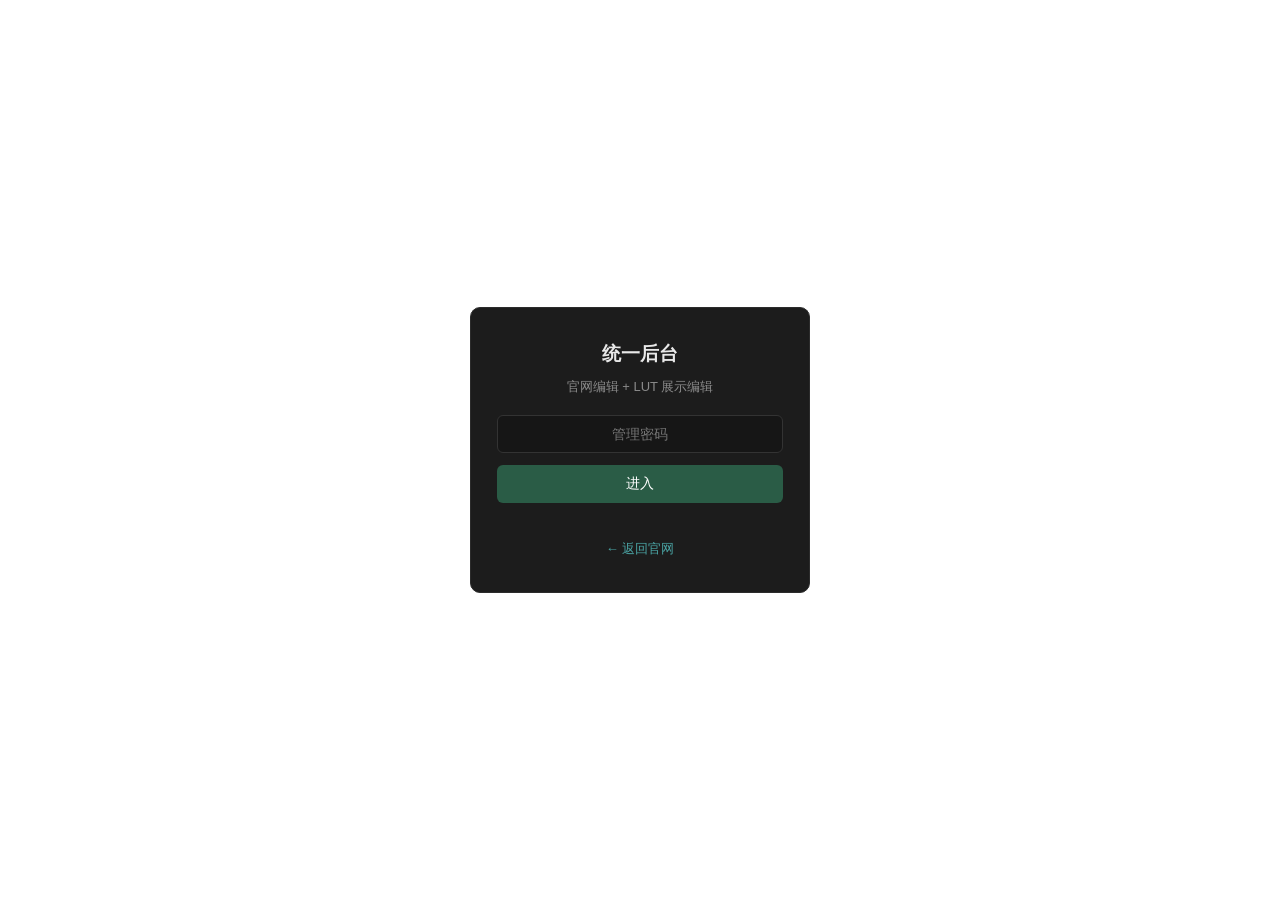
<file: admin.html>
<!DOCTYPE html>
<html lang="zh-CN">
<head>
  <meta charset="UTF-8">
  <meta name="viewport" content="width=device-width, initial-scale=1.0">
  <title>统一后台 · Toneby</title>
  <link rel="stylesheet" href="assets/style.css">
  <link rel="stylesheet" href="assets/admin.css">
</head>
<body>
  <!-- 密码门 -->
  <div id="gate" class="gate">
    <div class="gate-box">
      <h1>统一后台</h1>
      <p class="gate-hint">官网编辑 + LUT 展示编辑</p>
      <input id="gatePass" type="password" autocomplete="current-password" placeholder="管理密码">
      <button id="gateBtn" type="button">进入</button>
      <p id="gateErr" class="gate-err"></p>
      <a class="bar-link" href="index.html">← 返回官网</a>
    </div>
  </div>

  <div id="app" style="display:none">
    <header class="edit-bar">
      <span class="bar-title">统一后台</span>
      <span class="bar-actions">
        <span id="syncStatus" class="sync-status"></span>
        <button id="btnWeb" type="button" class="tab active">官网编辑</button>
        <button id="btnLut" type="button" class="tab">LUT 展示编辑</button>
        <button id="btnSync" type="button" class="primary">保存并同步官网</button>
      </span>
    </header>

    <!-- 官网编辑 -->
    <div id="webPane" class="web-pane" style="display:none">
      <div class="web-editor" id="webEditor"></div>
    </div>

    <!-- LUT 展示编辑（iframe 内嵌现有编辑器） -->
    <div id="lutPane" style="display:none;flex:1;min-height:0">
      <iframe id="lutFrame" src="https://liudeqincanzai-ux.github.io/toneby-lut-showcase/edit.html"
              style="width:100%;height:100%;border:0"></iframe>
    </div>
  </div>

  <div id="toast" class="toast"></div>
  <script src="data.js"></script>
  <script src="assets/admin.js"></script>
</body>
</html>
</file>
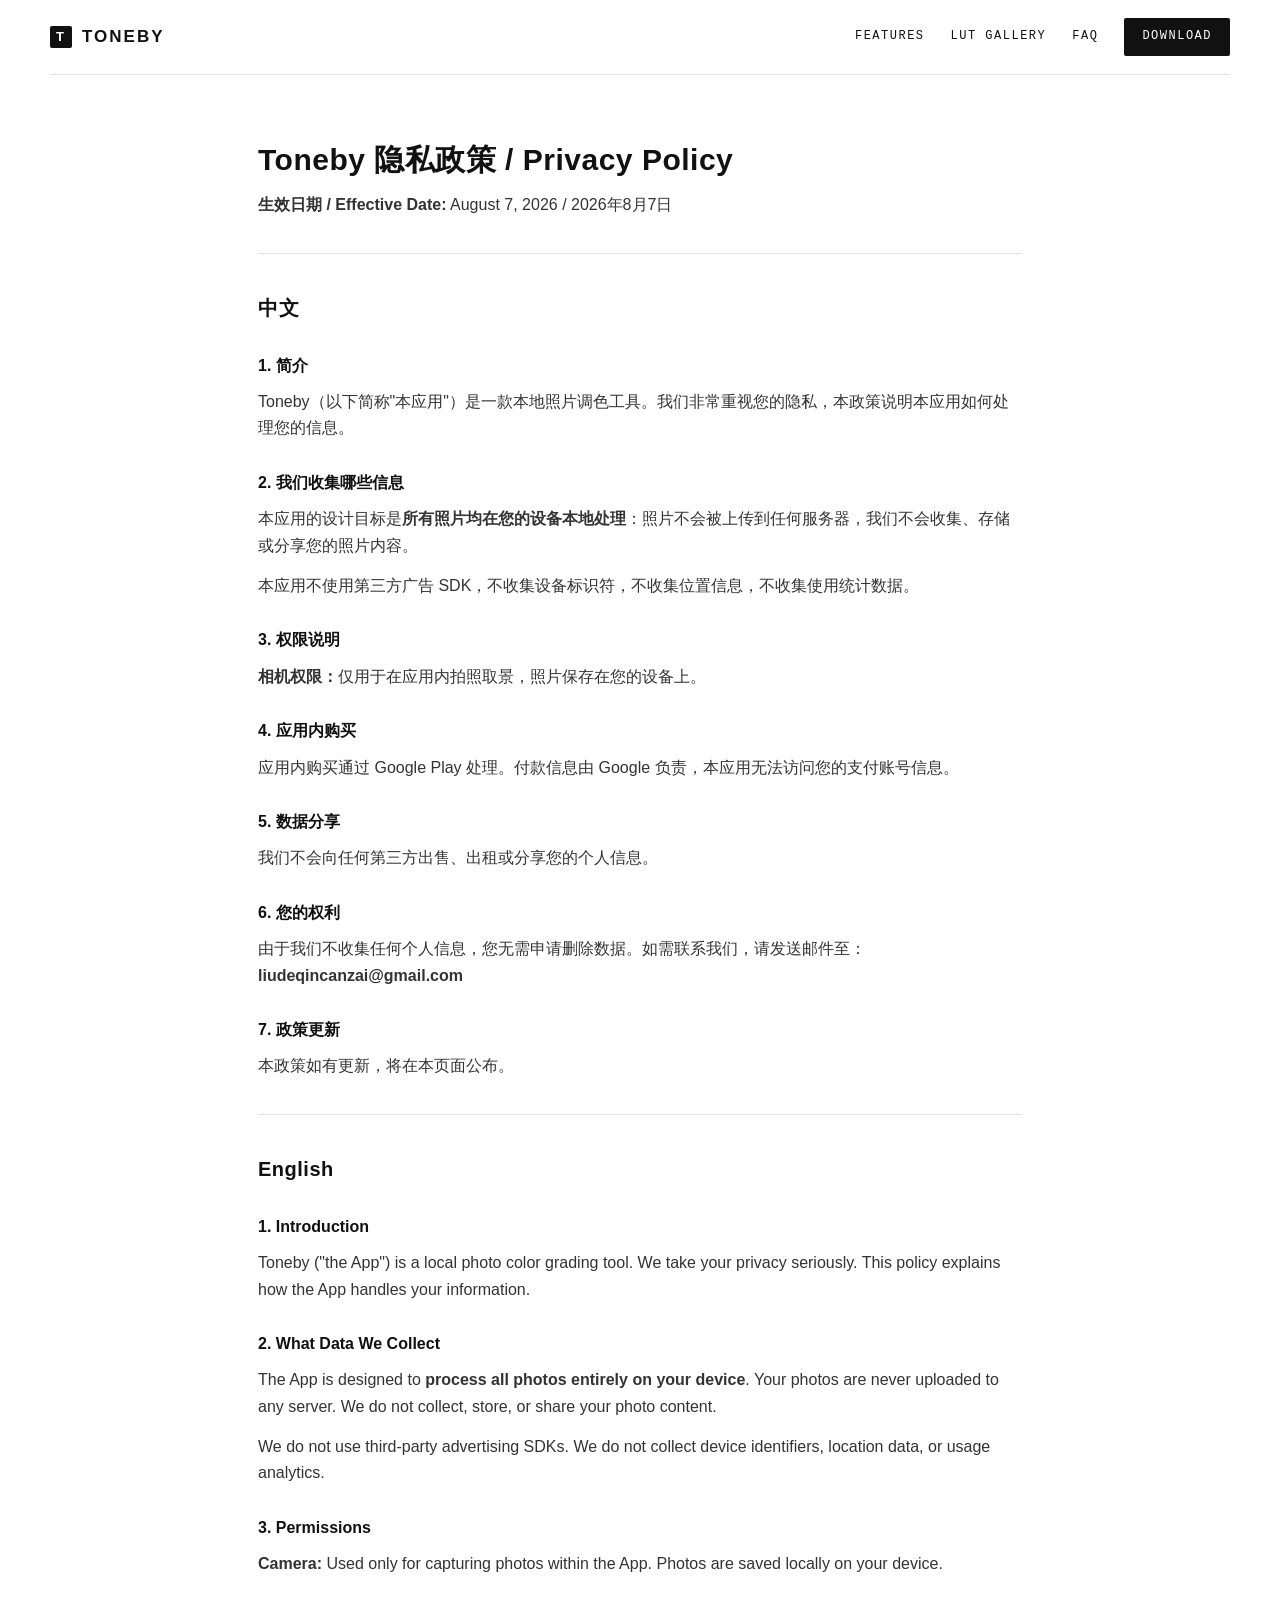
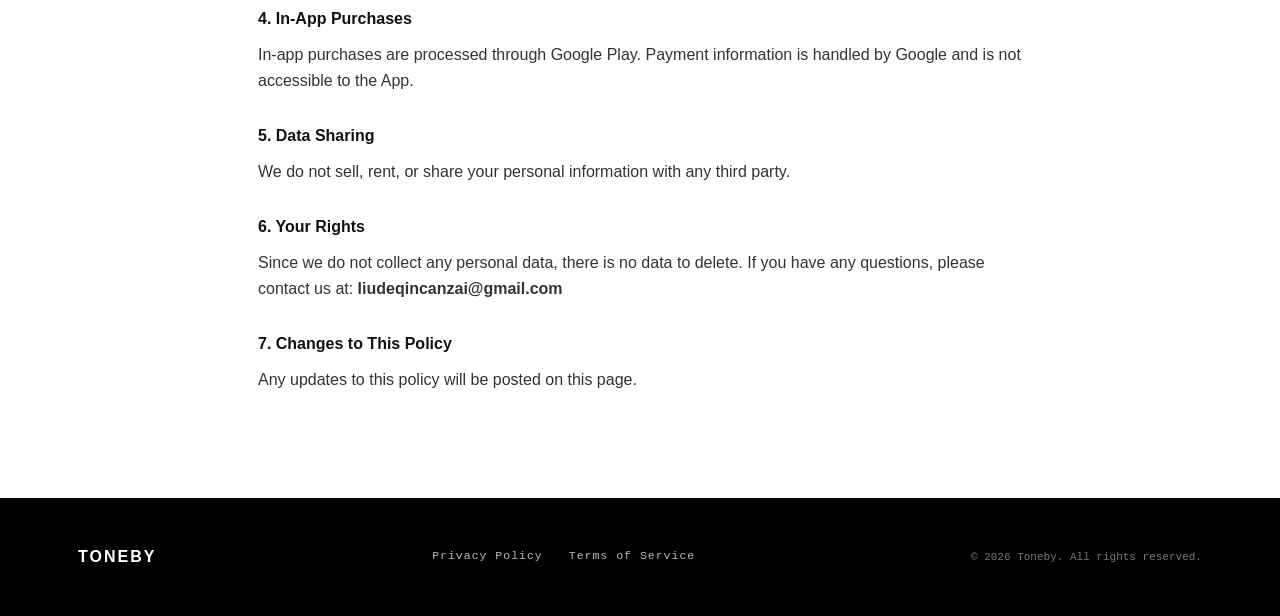
<file: privacy-policy.html>
<!DOCTYPE html>
<html lang="en">
<head>
  <meta charset="UTF-8">
  <meta name="viewport" content="width=device-width, initial-scale=1.0">
  <title>Privacy Policy — Toneby</title>
  <meta name="description" content="Toneby privacy policy — local-only processing, no data collection.">
  <link rel="stylesheet" href="assets/style.css">
</head>
<body>

<header class="wrap nav">
  <a class="brand" href="index.html"><span class="mark">T</span>TONEBY</a>
  <nav class="nav-links mono">
    <a href="index.html#features">FEATURES</a>
    <a href="https://liudeqincanzai-ux.github.io/toneby-lut-showcase/" target="_blank" rel="noopener">LUT GALLERY</a>
    <a href="index.html#faq" class="hide-m">FAQ</a>
    <a href="index.html#download" class="btn-nav">DOWNLOAD</a>
  </nav>
</header>

<article class="article">
<h1>Toneby 隐私政策 / Privacy Policy</h1>
  <p><strong>生效日期 / Effective Date:</strong> August 7, 2026 / 2026年8月7日</p>

  <hr>

  <!-- ========== 中文 ========== -->
  <h2>中文</h2>

  <h3>1. 简介</h3>
  <p>Toneby（以下简称"本应用"）是一款本地照片调色工具。我们非常重视您的隐私，本政策说明本应用如何处理您的信息。</p>

  <h3>2. 我们收集哪些信息</h3>
  <p>本应用的设计目标是<b>所有照片均在您的设备本地处理</b>：照片不会被上传到任何服务器，我们不会收集、存储或分享您的照片内容。</p>
  <p>本应用不使用第三方广告 SDK，不收集设备标识符，不收集位置信息，不收集使用统计数据。</p>

  <h3>3. 权限说明</h3>
  <p><strong>相机权限：</strong>仅用于在应用内拍照取景，照片保存在您的设备上。</p>

  <h3>4. 应用内购买</h3>
  <p>应用内购买通过 Google Play 处理。付款信息由 Google 负责，本应用无法访问您的支付账号信息。</p>

  <h3>5. 数据分享</h3>
  <p>我们不会向任何第三方出售、出租或分享您的个人信息。</p>

  <h3>6. 您的权利</h3>
  <p>由于我们不收集任何个人信息，您无需申请删除数据。如需联系我们，请发送邮件至：<strong>liudeqincanzai@gmail.com</strong></p>

  <h3>7. 政策更新</h3>
  <p>本政策如有更新，将在本页面公布。</p>

  <hr>

  <!-- ========== English ========== -->
  <h2>English</h2>

  <h3>1. Introduction</h3>
  <p>Toneby ("the App") is a local photo color grading tool. We take your privacy seriously. This policy explains how the App handles your information.</p>

  <h3>2. What Data We Collect</h3>
  <p>The App is designed to <strong>process all photos entirely on your device</strong>. Your photos are never uploaded to any server. We do not collect, store, or share your photo content.</p>
  <p>We do not use third-party advertising SDKs. We do not collect device identifiers, location data, or usage analytics.</p>

  <h3>3. Permissions</h3>
  <p><strong>Camera:</strong> Used only for capturing photos within the App. Photos are saved locally on your device.</p>

  <h3>4. In-App Purchases</h3>
  <p>In-app purchases are processed through Google Play. Payment information is handled by Google and is not accessible to the App.</p>

  <h3>5. Data Sharing</h3>
  <p>We do not sell, rent, or share your personal information with any third party.</p>

  <h3>6. Your Rights</h3>
  <p>Since we do not collect any personal data, there is no data to delete. If you have any questions, please contact us at: <strong>liudeqincanzai@gmail.com</strong></p>

  <h3>7. Changes to This Policy</h3>
  <p>Any updates to this policy will be posted on this page.</p>
</article>

<footer>
  <div class="wrap foot">
    <span class="fbrand">TONEBY</span>
    <nav class="foot-links">
      <a href="privacy-policy.html">Privacy Policy</a>
      <a href="terms-of-service.html">Terms of Service</a>
    </nav>
    <span class="copy">© 2026 Toneby. All rights reserved.</span>
  </div>
</footer>

</body>
</html>
</file>
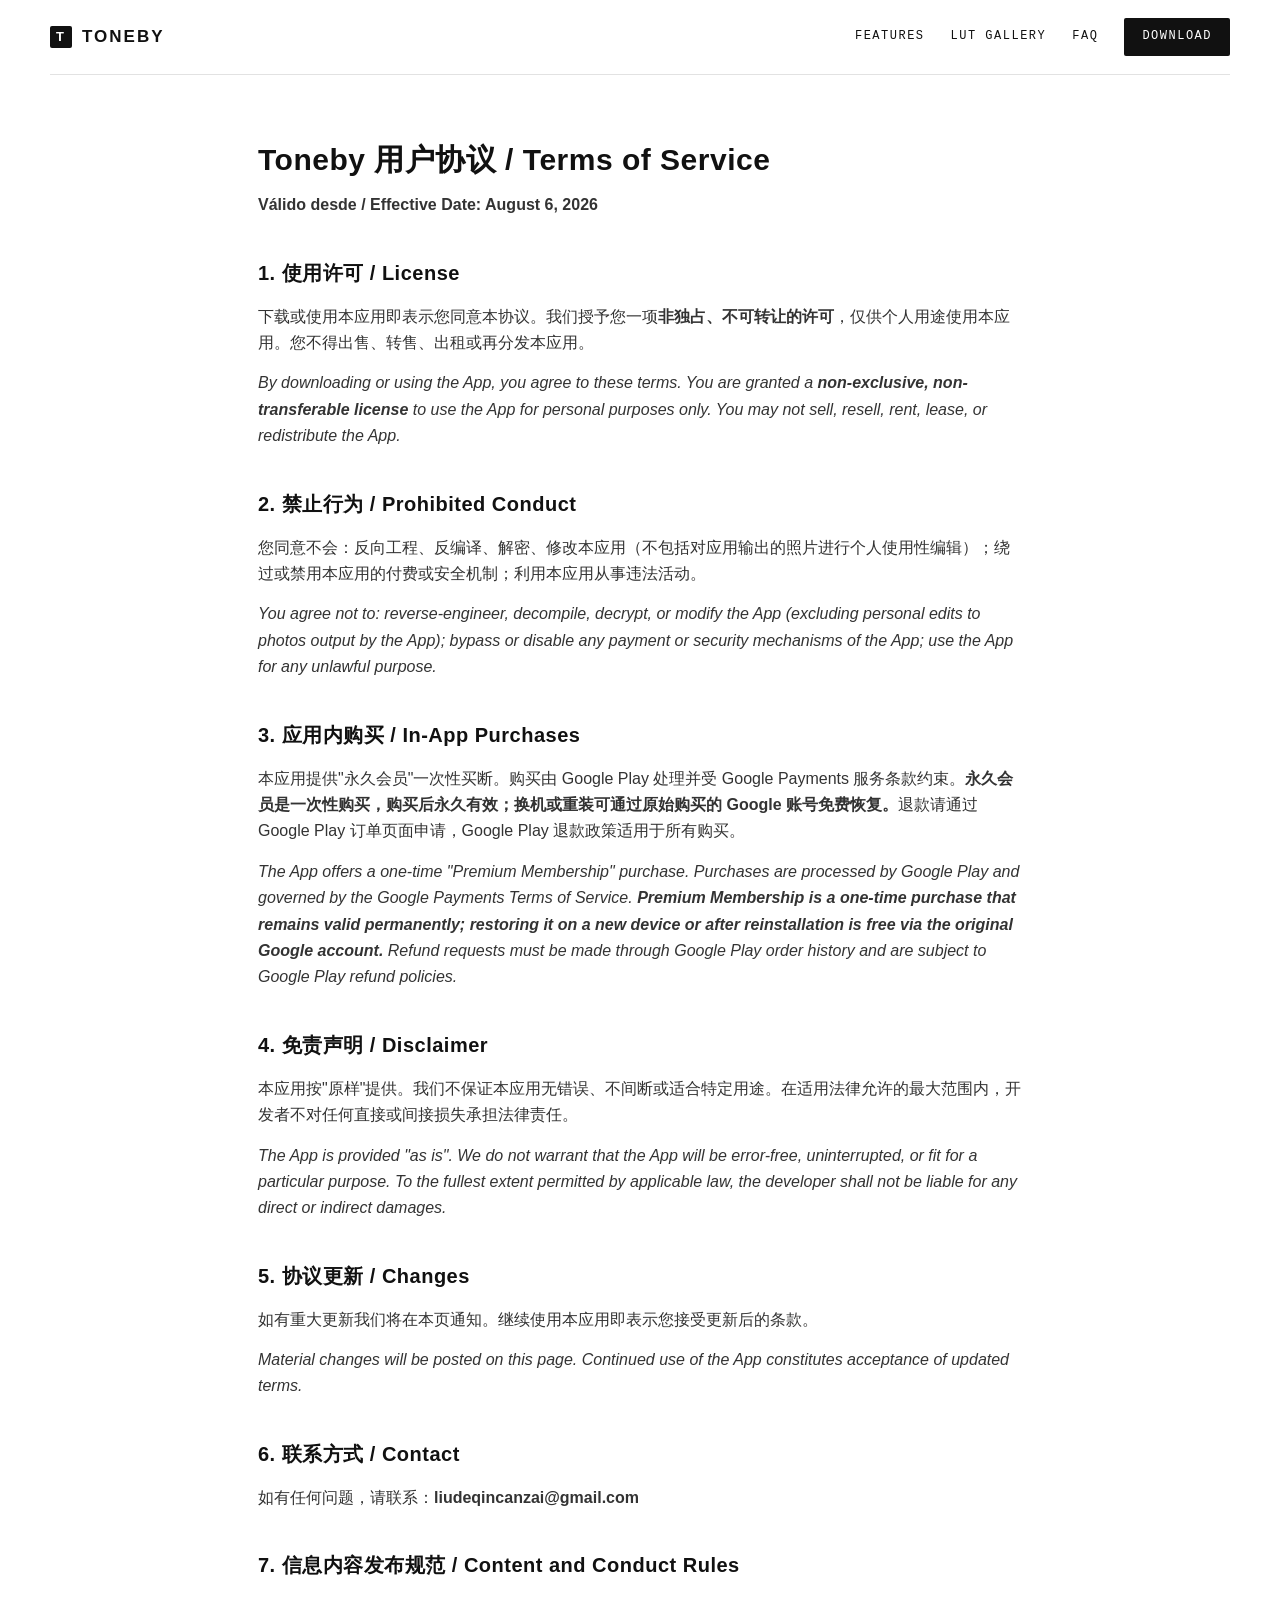
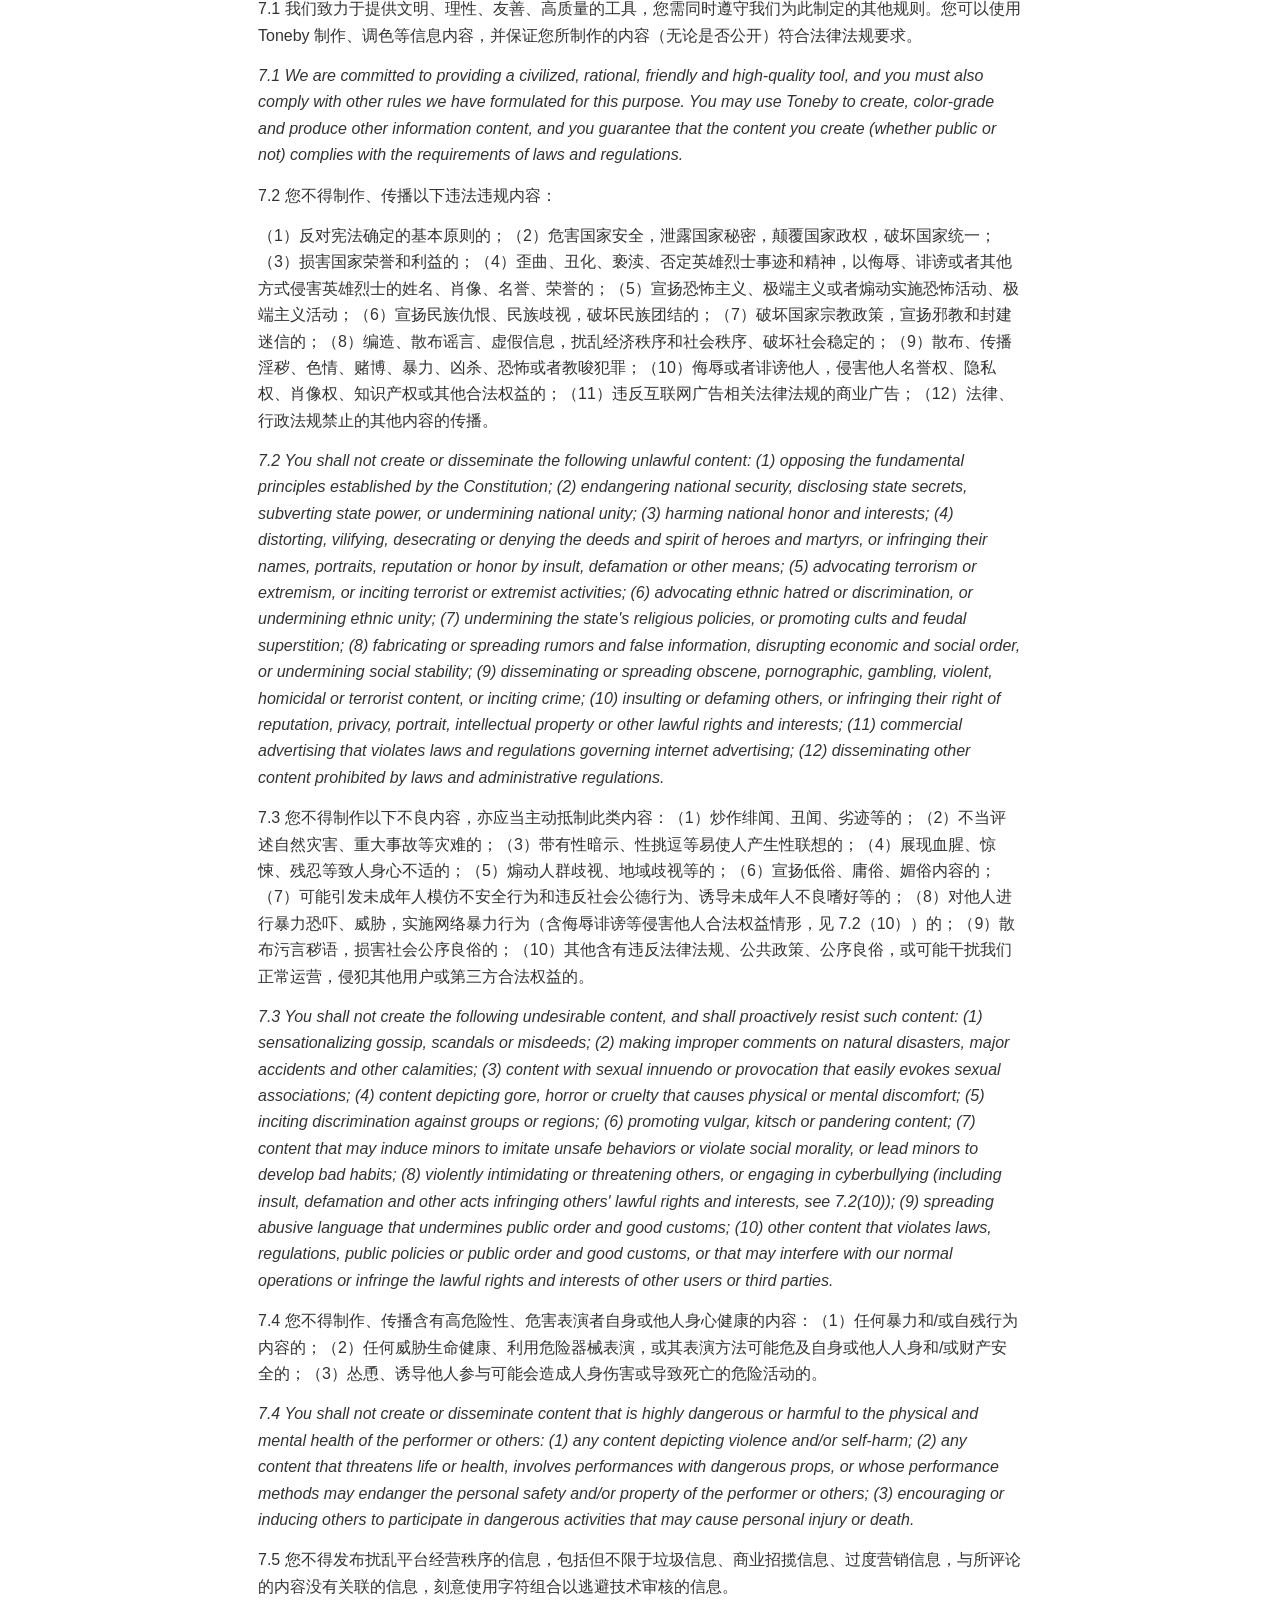
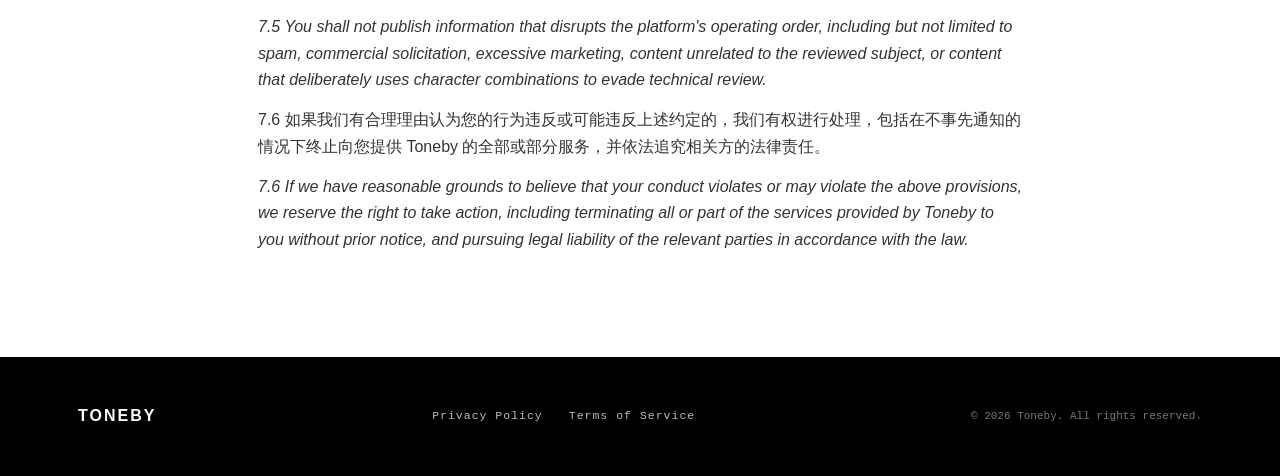
<file: terms-of-service.html>
<!DOCTYPE html>
<html lang="en">
<head>
  <meta charset="UTF-8">
  <meta name="viewport" content="width=device-width, initial-scale=1.0">
  <title>Terms of Service — Toneby</title>
  <meta name="description" content="Toneby terms of service — license, acceptable use and disclaimers.">
  <link rel="stylesheet" href="assets/style.css">
</head>
<body>

<header class="wrap nav">
  <a class="brand" href="index.html"><span class="mark">T</span>TONEBY</a>
  <nav class="nav-links mono">
    <a href="index.html#features">FEATURES</a>
    <a href="https://liudeqincanzai-ux.github.io/toneby-lut-showcase/" target="_blank" rel="noopener">LUT GALLERY</a>
    <a href="index.html#faq" class="hide-m">FAQ</a>
    <a href="index.html#download" class="btn-nav">DOWNLOAD</a>
  </nav>
</header>

<article class="article">
<h1>Toneby 用户协议 / Terms of Service</h1>
<p><strong>Válido desde / Effective Date: August 6, 2026</strong></p>

<h2>1. 使用许可 / License</h2>
<p>下载或使用本应用即表示您同意本协议。我们授予您一项<b>非独占、不可转让的许可</b>，仅供个人用途使用本应用。您不得出售、转售、出租或再分发本应用。</p>
<p><em>By downloading or using the App, you agree to these terms. You are granted a <b>non-exclusive, non-transferable license</b> to use the App for personal purposes only. You may not sell, resell, rent, lease, or redistribute the App.</em></p>

<h2>2. 禁止行为 / Prohibited Conduct</h2>
<p>您同意不会：反向工程、反编译、解密、修改本应用（不包括对应用输出的照片进行个人使用性编辑）；绕过或禁用本应用的付费或安全机制；利用本应用从事违法活动。</p>
<p><em>You agree not to: reverse-engineer, decompile, decrypt, or modify the App (excluding personal edits to photos output by the App); bypass or disable any payment or security mechanisms of the App; use the App for any unlawful purpose.</em></p>

<h2>3. 应用内购买 / In-App Purchases</h2>
<p>本应用提供"永久会员"一次性买断。购买由 Google Play 处理并受 Google Payments 服务条款约束。<b>永久会员是一次性购买，购买后永久有效；换机或重装可通过原始购买的 Google 账号免费恢复。</b>退款请通过 Google Play 订单页面申请，Google Play 退款政策适用于所有购买。</p>
<p><em>The App offers a one-time "Premium Membership" purchase. Purchases are processed by Google Play and governed by the Google Payments Terms of Service. <b>Premium Membership is a one-time purchase that remains valid permanently; restoring it on a new device or after reinstallation is free via the original Google account.</b> Refund requests must be made through Google Play order history and are subject to Google Play refund policies.</em></p>

<h2>4. 免责声明 / Disclaimer</h2>
<p>本应用按"原样"提供。我们不保证本应用无错误、不间断或适合特定用途。在适用法律允许的最大范围内，开发者不对任何直接或间接损失承担法律责任。</p>
<p><em>The App is provided "as is". We do not warrant that the App will be error-free, uninterrupted, or fit for a particular purpose. To the fullest extent permitted by applicable law, the developer shall not be liable for any direct or indirect damages.</em></p>

<h2>5. 协议更新 / Changes</h2>
<p>如有重大更新我们将在本页通知。继续使用本应用即表示您接受更新后的条款。</p>
<p><em>Material changes will be posted on this page. Continued use of the App constitutes acceptance of updated terms.</em></p>

<h2>6. 联系方式 / Contact</h2>
<p>如有任何问题，请联系：<strong>liudeqincanzai@gmail.com</strong></p>

  <h2>7. 信息内容发布规范 / Content and Conduct Rules</h2>
<p>7.1 我们致力于提供文明、理性、友善、高质量的工具，您需同时遵守我们为此制定的其他规则。您可以使用 Toneby 制作、调色等信息内容，并保证您所制作的内容（无论是否公开）符合法律法规要求。</p>
<p><em>7.1 We are committed to providing a civilized, rational, friendly and high-quality tool, and you must also comply with other rules we have formulated for this purpose. You may use Toneby to create, color-grade and produce other information content, and you guarantee that the content you create (whether public or not) complies with the requirements of laws and regulations.</em></p>

<p>7.2 您不得制作、传播以下违法违规内容：</p>
<p>（1）反对宪法确定的基本原则的；（2）危害国家安全，泄露国家秘密，颠覆国家政权，破坏国家统一；（3）损害国家荣誉和利益的；（4）歪曲、丑化、亵渎、否定英雄烈士事迹和精神，以侮辱、诽谤或者其他方式侵害英雄烈士的姓名、肖像、名誉、荣誉的；（5）宣扬恐怖主义、极端主义或者煽动实施恐怖活动、极端主义活动；（6）宣扬民族仇恨、民族歧视，破坏民族团结的；（7）破坏国家宗教政策，宣扬邪教和封建迷信的；（8）编造、散布谣言、虚假信息，扰乱经济秩序和社会秩序、破坏社会稳定的；（9）散布、传播淫秽、色情、赌博、暴力、凶杀、恐怖或者教唆犯罪；（10）侮辱或者诽谤他人，侵害他人名誉权、隐私权、肖像权、知识产权或其他合法权益的；（11）违反互联网广告相关法律法规的商业广告；（12）法律、行政法规禁止的其他内容的传播。</p>
<p><em>7.2 You shall not create or disseminate the following unlawful content: (1) opposing the fundamental principles established by the Constitution; (2) endangering national security, disclosing state secrets, subverting state power, or undermining national unity; (3) harming national honor and interests; (4) distorting, vilifying, desecrating or denying the deeds and spirit of heroes and martyrs, or infringing their names, portraits, reputation or honor by insult, defamation or other means; (5) advocating terrorism or extremism, or inciting terrorist or extremist activities; (6) advocating ethnic hatred or discrimination, or undermining ethnic unity; (7) undermining the state's religious policies, or promoting cults and feudal superstition; (8) fabricating or spreading rumors and false information, disrupting economic and social order, or undermining social stability; (9) disseminating or spreading obscene, pornographic, gambling, violent, homicidal or terrorist content, or inciting crime; (10) insulting or defaming others, or infringing their right of reputation, privacy, portrait, intellectual property or other lawful rights and interests; (11) commercial advertising that violates laws and regulations governing internet advertising; (12) disseminating other content prohibited by laws and administrative regulations.</em></p>

<p>7.3 您不得制作以下不良内容，亦应当主动抵制此类内容：（1）炒作绯闻、丑闻、劣迹等的；（2）不当评述自然灾害、重大事故等灾难的；（3）带有性暗示、性挑逗等易使人产生性联想的；（4）展现血腥、惊悚、残忍等致人身心不适的；（5）煽动人群歧视、地域歧视等的；（6）宣扬低俗、庸俗、媚俗内容的；（7）可能引发未成年人模仿不安全行为和违反社会公德行为、诱导未成年人不良嗜好等的；（8）对他人进行暴力恐吓、威胁，实施网络暴力行为（含侮辱诽谤等侵害他人合法权益情形，见 7.2（10））的；（9）散布污言秽语，损害社会公序良俗的；（10）其他含有违反法律法规、公共政策、公序良俗，或可能干扰我们正常运营，侵犯其他用户或第三方合法权益的。</p>
<p><em>7.3 You shall not create the following undesirable content, and shall proactively resist such content: (1) sensationalizing gossip, scandals or misdeeds; (2) making improper comments on natural disasters, major accidents and other calamities; (3) content with sexual innuendo or provocation that easily evokes sexual associations; (4) content depicting gore, horror or cruelty that causes physical or mental discomfort; (5) inciting discrimination against groups or regions; (6) promoting vulgar, kitsch or pandering content; (7) content that may induce minors to imitate unsafe behaviors or violate social morality, or lead minors to develop bad habits; (8) violently intimidating or threatening others, or engaging in cyberbullying (including insult, defamation and other acts infringing others' lawful rights and interests, see 7.2(10)); (9) spreading abusive language that undermines public order and good customs; (10) other content that violates laws, regulations, public policies or public order and good customs, or that may interfere with our normal operations or infringe the lawful rights and interests of other users or third parties.</em></p>

<p>7.4 您不得制作、传播含有高危险性、危害表演者自身或他人身心健康的内容：（1）任何暴力和/或自残行为内容的；（2）任何威胁生命健康、利用危险器械表演，或其表演方法可能危及自身或他人人身和/或财产安全的；（3）怂恿、诱导他人参与可能会造成人身伤害或导致死亡的危险活动的。</p>
<p><em>7.4 You shall not create or disseminate content that is highly dangerous or harmful to the physical and mental health of the performer or others: (1) any content depicting violence and/or self-harm; (2) any content that threatens life or health, involves performances with dangerous props, or whose performance methods may endanger the personal safety and/or property of the performer or others; (3) encouraging or inducing others to participate in dangerous activities that may cause personal injury or death.</em></p>

<p>7.5 您不得发布扰乱平台经营秩序的信息，包括但不限于垃圾信息、商业招揽信息、过度营销信息，与所评论的内容没有关联的信息，刻意使用字符组合以逃避技术审核的信息。</p>
<p><em>7.5 You shall not publish information that disrupts the platform's operating order, including but not limited to spam, commercial solicitation, excessive marketing, content unrelated to the reviewed subject, or content that deliberately uses character combinations to evade technical review.</em></p>

<p>7.6 如果我们有合理理由认为您的行为违反或可能违反上述约定的，我们有权进行处理，包括在不事先通知的情况下终止向您提供 Toneby 的全部或部分服务，并依法追究相关方的法律责任。</p>
<p><em>7.6 If we have reasonable grounds to believe that your conduct violates or may violate the above provisions, we reserve the right to take action, including terminating all or part of the services provided by Toneby to you without prior notice, and pursuing legal liability of the relevant parties in accordance with the law.</em></p>
</article>

<footer>
  <div class="wrap foot">
    <span class="fbrand">TONEBY</span>
    <nav class="foot-links">
      <a href="privacy-policy.html">Privacy Policy</a>
      <a href="terms-of-service.html">Terms of Service</a>
    </nav>
    <span class="copy">© 2026 Toneby. All rights reserved.</span>
  </div>
</footer>

</body>
</html>
</file>
<file: assets/style.css>
/* Toneby official site — light editorial style (ref: modipix.app) */
:root {
  --bg: #ffffff;
  --ink: #111111;
  --muted: #666666;
  --faint: #9a9a9a;
  --line: #e2e2e2;
  --accent: #f95c48;
  --sans: -apple-system, "Segoe UI", Roboto, "Helvetica Neue", Arial, sans-serif;
  --mono: ui-monospace, "IBM Plex Mono", "Cascadia Mono", Consolas, monospace;
}
* { margin: 0; padding: 0; box-sizing: border-box; }
html { scroll-behavior: smooth; }
body {
  background: var(--bg);
  color: var(--ink);
  font-family: var(--sans);
  font-size: 16px;
  line-height: 1.65;
  -webkit-font-smoothing: antialiased;
}
a { color: inherit; text-decoration: none; }
.wrap { max-width: 1180px; margin: 0 auto; padding: 0 28px; }
.mono { font-family: var(--mono); }

/* ---------- nav ---------- */
.nav {
  display: flex; align-items: center; justify-content: space-between;
  padding: 18px 0;
  border-bottom: 1px solid var(--line);
}
.brand { display: flex; align-items: center; gap: 10px; font-weight: 700; letter-spacing: 2px; font-size: 17px; }
.brand .mark {
  width: 22px; height: 22px; background: var(--ink); color: #fff;
  display: inline-flex; align-items: center; justify-content: center;
  font-size: 13px; font-weight: 700; border-radius: 2px;
}
.nav-links { display: flex; align-items: center; gap: 26px; font-family: var(--mono); font-size: 12px; letter-spacing: 1.5px; }
.nav-links a { color: var(--ink); transition: opacity .15s; }
.nav-links a:hover { opacity: .55; }
.nav-links .btn-nav {
  background: var(--ink); color: #fff; padding: 9px 18px; border-radius: 2px;
}
.nav-links .btn-nav:hover { opacity: .8; }

/* ---------- hero ---------- */
.hero { padding: 34px 0 70px; }
.hero-grid { display: grid; grid-template-columns: 1.05fr 1fr 0.85fr; gap: 40px; align-items: center; }
.hero-left .rule { border: 0; border-top: 1px solid var(--ink); margin: 0 0 26px; }
.hero-left p { font-size: 16.5px; color: #333; margin-bottom: 30px; }
.store-btns { display: flex; gap: 14px; flex-wrap: wrap; }
.store-btn {
  display: inline-flex; align-items: center; gap: 10px;
  background: var(--ink); color: #fff; padding: 15px 22px;
  border-radius: 2px; font-family: var(--mono); font-size: 12px;
  letter-spacing: 1.5px; line-height: 1.35; transition: opacity .15s;
}
.store-btn:hover { opacity: .82; }
.store-btn small { display: block; font-size: 9px; opacity: .75; letter-spacing: 2px; }

.hero-center { position: relative; text-align: center; }
.shot-frame { display: inline-block; position: relative; }
.shot-frame img {
  height: 460px; width: auto; display: block;
  border: 1px solid var(--line); border-radius: 10px;
  box-shadow: 0 18px 44px rgba(0,0,0,.14);
}
.shot-arrow {
  position: absolute; top: 50%; transform: translateY(-50%);
  background: none; border: none; cursor: pointer;
  font-size: 30px; color: var(--ink); padding: 10px 6px; line-height: 1;
  opacity: .75; transition: opacity .15s;
}
.shot-arrow:hover { opacity: 1; }
.shot-arrow.prev { left: -52px; }
.shot-arrow.next { right: -52px; }
.shot-caption { font-family: var(--mono); font-size: 10.5px; color: var(--faint); letter-spacing: 1.5px; margin-top: 14px; }

.hero-right { text-align: right; display: flex; flex-direction: column; gap: 26px; }
.hero-right .grp {
  font-family: var(--mono); font-size: 15px; letter-spacing: 1px;
  color: var(--faint); cursor: pointer; background: none; border: none;
  text-align: right; padding: 0; transition: color .15s;
}
.hero-right .grp:hover { color: var(--ink); }
.hero-right .grp.active { color: var(--ink); font-weight: 600; }
.hero-right .grp .no { color: var(--faint); margin-right: 8px; font-size: 12px; }
.hero-right .grp.active .no { color: var(--ink); }

/* ---------- numbers section ---------- */
.numbers { border-top: 1px solid var(--ink); display: grid; grid-template-columns: 1fr 1fr 1fr; }
.numbers .cell { padding: 40px 34px 60px; border-right: 1px solid var(--line); }
.numbers .cell:last-child { border-right: none; }
.numbers .big {
  font-size: 110px; font-weight: 800; letter-spacing: -6px;
  line-height: 1; margin-bottom: 18px; font-family: var(--mono);
}
.numbers h3 { font-size: 19px; letter-spacing: 1.5px; margin-bottom: 12px; text-transform: uppercase; }
.numbers p { font-size: 14.5px; color: var(--muted); }

/* ---------- modules ---------- */
.features-intro { text-align: center; padding: 90px 0 70px; }
.features-intro .tag { font-family: var(--mono); font-size: 11px; letter-spacing: 2px; color: var(--faint); margin-bottom: 14px; }
.features-intro h2 { font-size: 30px; letter-spacing: .5px; margin-bottom: 16px; }
.features-intro p { max-width: 620px; margin: 0 auto; color: var(--muted); font-size: 15.5px; }

.modules { padding-bottom: 30px; }
.module {
  display: grid; grid-template-columns: 1fr 1fr; gap: 60px; align-items: center;
  padding: 56px 0; border-top: 1px solid var(--line);
}
.module:nth-child(even) .mod-shot { order: 2; }
.mod-shot img {
  width: 100%; max-width: 330px; display: block; margin: 0 auto;
  border: 1px solid var(--line); border-radius: 10px;
  box-shadow: 0 16px 40px rgba(0,0,0,.12);
}
.mod-txt .fig { font-family: var(--mono); font-size: 11px; letter-spacing: 2px; color: var(--faint); margin-bottom: 12px; }
.mod-txt .mod { font-family: var(--mono); font-size: 11px; letter-spacing: 2px; color: var(--faint); margin-bottom: 8px; }
.mod-txt h3 { font-size: 24px; letter-spacing: 1px; text-transform: uppercase; margin-bottom: 14px; }
.mod-txt p { color: var(--muted); font-size: 15px; }

/* ---------- lut gallery strip ---------- */
.gallery-strip { border-top: 1px solid var(--ink); padding: 80px 0; text-align: center; }
.gallery-strip h2 { font-size: 28px; margin-bottom: 14px; }
.gallery-strip p { color: var(--muted); max-width: 560px; margin: 0 auto 30px; }
.gallery-strip .cards { display: flex; justify-content: center; gap: 18px; margin-bottom: 34px; flex-wrap: wrap; }
.gallery-strip .card {
  border: 1px solid var(--line); border-radius: 6px; padding: 18px 26px;
  font-family: var(--mono); font-size: 13px; letter-spacing: 1px; color: var(--ink);
}
.gallery-strip .card small { display: block; color: var(--faint); font-size: 10px; margin-top: 4px; }
.link-btn {
  display: inline-block; border: 1.5px solid var(--ink); padding: 13px 26px;
  font-family: var(--mono); font-size: 12px; letter-spacing: 2px;
  transition: all .15s;
}
.link-btn:hover { background: var(--ink); color: #fff; }

/* ---------- faq ---------- */
.faq { border-top: 1px solid var(--ink); padding: 80px 0; }
.faq h2 { font-size: 26px; margin-bottom: 34px; }
.faq details { border-bottom: 1px solid var(--line); }
.faq summary {
  cursor: pointer; list-style: none; padding: 20px 0;
  font-size: 16.5px; font-weight: 600; display: flex; justify-content: space-between; align-items: center;
}
.faq summary::-webkit-details-marker { display: none; }
.faq summary::after { content: "+"; font-family: var(--mono); color: var(--faint); font-size: 20px; }
.faq details[open] summary::after { content: "−"; }
.faq .a { padding: 0 0 22px; color: var(--muted); max-width: 760px; }

/* ---------- cta ---------- */
.cta { border-top: 1px solid var(--ink); padding: 100px 0; text-align: center; }
.cta h2 { font-size: 34px; letter-spacing: 1px; margin-bottom: 34px; }
.cta .store-btns { justify-content: center; }

/* ---------- footer ---------- */
footer { background: #000; color: #fff; padding: 46px 0; }
.foot { display: flex; justify-content: space-between; align-items: center; flex-wrap: wrap; gap: 16px; }
.foot .fbrand { font-weight: 700; letter-spacing: 2px; }
.foot-links { display: flex; gap: 26px; font-family: var(--mono); font-size: 11.5px; letter-spacing: 1px; }
.foot-links a { color: #bbb; }
.foot-links a:hover { color: #fff; }
.foot .copy { color: #777; font-family: var(--mono); font-size: 11px; }

/* ---------- article pages (privacy / terms) ---------- */
.article { max-width: 820px; margin: 0 auto; padding: 60px 28px 90px; }
.article h1 { font-size: 30px; margin-bottom: 8px; letter-spacing: .5px; }
.article .eff { font-family: var(--mono); font-size: 12px; color: var(--muted); margin-bottom: 30px; }
.article h2 { font-size: 20px; margin: 38px 0 14px; letter-spacing: .5px; }
.article h3 { font-size: 16px; margin: 28px 0 10px; }
.article p { color: #333; margin-bottom: 14px; }
.article hr { border: 0; border-top: 1px solid var(--line); margin: 34px 0; }

/* ---------- responsive ---------- */
@media (max-width: 960px) {
  .hero-grid { grid-template-columns: 1fr; gap: 30px; }
  .hero-right { text-align: left; }
  .hero-right .grp { text-align: left; }
  .numbers { grid-template-columns: 1fr; }
  .numbers .cell { border-right: none; border-bottom: 1px solid var(--line); }
  .module { grid-template-columns: 1fr; gap: 28px; padding: 44px 0; }
  .module:nth-child(even) .mod-shot { order: 0; }
  .nav-links a.hide-m { display: none; }
  .shot-frame img { height: 380px; }
}

/* ---------- hero 文案与景深轮播 ---------- */
#heroMeta {
  color: var(--faint); font-family: var(--mono); font-size: 10.5px;
  letter-spacing: 1.5px; margin-bottom: 8px;
}
#heroTitle {
  color: var(--ink); font-size: 26px; font-weight: 700;
  letter-spacing: 1px; line-height: 1.25; margin-bottom: 10px;
}
.shot-stack { position: relative; display: inline-block; }
.shot-stack .back {
  position: absolute; top: -16px; left: -22px;
  height: 430px; width: auto;
  border: 1px solid var(--line); border-radius: 10px;
  filter: grayscale(1); opacity: .35; z-index: 0;
}
.shot-frame { position: relative; z-index: 1; display: inline-block; }
</file>
<file: assets/admin.css>
/* 统一后台样式 */
body { overflow: hidden; }

.gate { min-height: 100vh; display: flex; align-items: center; justify-content: center; padding: 20px; }
.gate-box {
  width: min(340px, 92vw); background: #1c1c1c; border: 1px solid #2c2c2c;
  border-radius: 10px; padding: 30px 26px; text-align: center;
}
.gate-box h1 { font-size: 19px; color: #e8e8e8; margin-bottom: 6px; }
.gate-hint { font-size: 13px; color: #8a8a8a; margin-bottom: 18px; }
.gate-box input {
  width: 100%; background: #161616; color: #e8e8e8; border: 1px solid #333;
  border-radius: 6px; padding: 10px 12px; font-size: 14px; outline: none;
  text-align: center; margin-bottom: 12px;
}
.gate-box input:focus { border-color: #4aa3a3; }
.gate-box button {
  width: 100%; background: #2a5c46; color: #fff; border: none; border-radius: 6px;
  padding: 10px; font-size: 14px; cursor: pointer;
}
.gate-err { color: #d16a5a; font-size: 13px; min-height: 18px; margin: 8px 0 6px; }

.edit-bar {
  display: flex; align-items: center; justify-content: space-between; gap: 12px;
  padding: 10px 16px; background: #121212; border-bottom: 1px solid #262626;
}
.bar-title { font-size: 15px; font-weight: 600; color: #e8e8e8; }
.bar-actions { display: flex; align-items: center; gap: 8px; flex-wrap: wrap; }
.bar-actions button {
  background: #2a2a2a; color: #c9c9c9; border: 1px solid #333; border-radius: 6px;
  padding: 7px 14px; font-size: 13px; cursor: pointer;
}
.bar-actions button.tab.active { background: #4aa3a3; color: #fff; border-color: #4aa3a3; }
.bar-actions button.primary { background: #2f7d54; color: #fff; border-color: #2f7d54; font-weight: 600; }
.bar-actions button:disabled { opacity: .55; cursor: default; }
.bar-actions button:hover:not(:disabled) { filter: brightness(1.15); }
.sync-status { font-size: 12px; color: #9fd0b4; max-width: 250px; }
.sync-status.err { color: #d16a5a; }

#app { display: flex; flex-direction: column; height: 100vh; }
#webPane { flex: 1; min-height: 0; overflow-y: auto; }
.web-editor { max-width: 900px; margin: 0 auto; padding: 22px 24px 80px; }
.web-editor h2 { font-size: 15px; color: #4aa3a3; margin: 26px 0 12px; border-bottom: 1px solid #262626; padding-bottom: 6px; }
.web-editor h2:first-child { margin-top: 0; }

.field { margin-bottom: 14px; }
.field label { display: block; font-size: 12.5px; color: #9a9a9a; margin-bottom: 5px; }
.field label .hint { color: #666; }
.field input[type="text"], .field input[type="password"], .field textarea {
  width: 100%; background: #1f1f1f; color: #e8e8e8; border: 1px solid #333;
  border-radius: 6px; padding: 8px 10px; font-size: 13.5px; line-height: 1.5;
  font-family: inherit; outline: none; resize: vertical;
}
.field input:focus, .field textarea:focus { border-color: #4aa3a3; }

.row2 { display: grid; grid-template-columns: 1fr 1fr; gap: 12px; }
.row3 { display: grid; grid-template-columns: 1fr 1fr 1fr; gap: 12px; }

.item-card {
  background: #1a1a1a; border: 1px solid #2a2a2a; border-radius: 8px;
  padding: 12px; margin-bottom: 12px;
}
.item-head { display: flex; justify-content: space-between; align-items: center; margin-bottom: 8px; }
.item-head .t { font-size: 12px; color: #888; }
.item-head .ops button {
  background: #2a2a2a; color: #c9c9c9; border: 1px solid #333; border-radius: 4px;
  padding: 3px 8px; font-size: 11px; cursor: pointer; margin-left: 5px;
}
.item-head .ops button:hover { filter: brightness(1.2); }
.item-head .ops button.danger { color: #d16a5a; }

.img-pick { display: flex; gap: 10px; align-items: center; }
.img-pick .thumb {
  width: 84px; height: 57px; object-fit: cover; border-radius: 3px;
  background: #111; border: 1px solid #333; flex-shrink: 0;
}
.img-pick .pickbtn {
  background: #2a5c46; color: #fff; border: none; border-radius: 5px;
  padding: 6px 12px; font-size: 12px; cursor: pointer;
}
.add-btn {
  background: #22303a; color: #4aa3a3; border: 1px dashed #3a5a5a; border-radius: 6px;
  width: 100%; padding: 9px; font-size: 12.5px; cursor: pointer; margin: 4px 0 14px;
}
.add-btn:hover { border-color: #4aa3a3; }
.add-img-btn {
  background: #2a5c46; color: #fff; border: none; border-radius: 5px;
  padding: 7px 14px; font-size: 12px; cursor: pointer;
}

.toast {
  position: fixed; left: 50%; bottom: 28px; transform: translateX(-50%) translateY(20px);
  background: #2a5c46; color: #fff; font-size: 13px; padding: 9px 18px;
  border-radius: 8px; opacity: 0; pointer-events: none; transition: all .25s; z-index: 99;
}
.toast.show { opacity: 1; transform: translateX(-50%) translateY(0); }

.bar-link { color: #4aa3a3; text-decoration: none; font-size: 13px; }
.tab-note { font-size: 12px; color: #888; margin: 10px 0 20px; }
</file>
